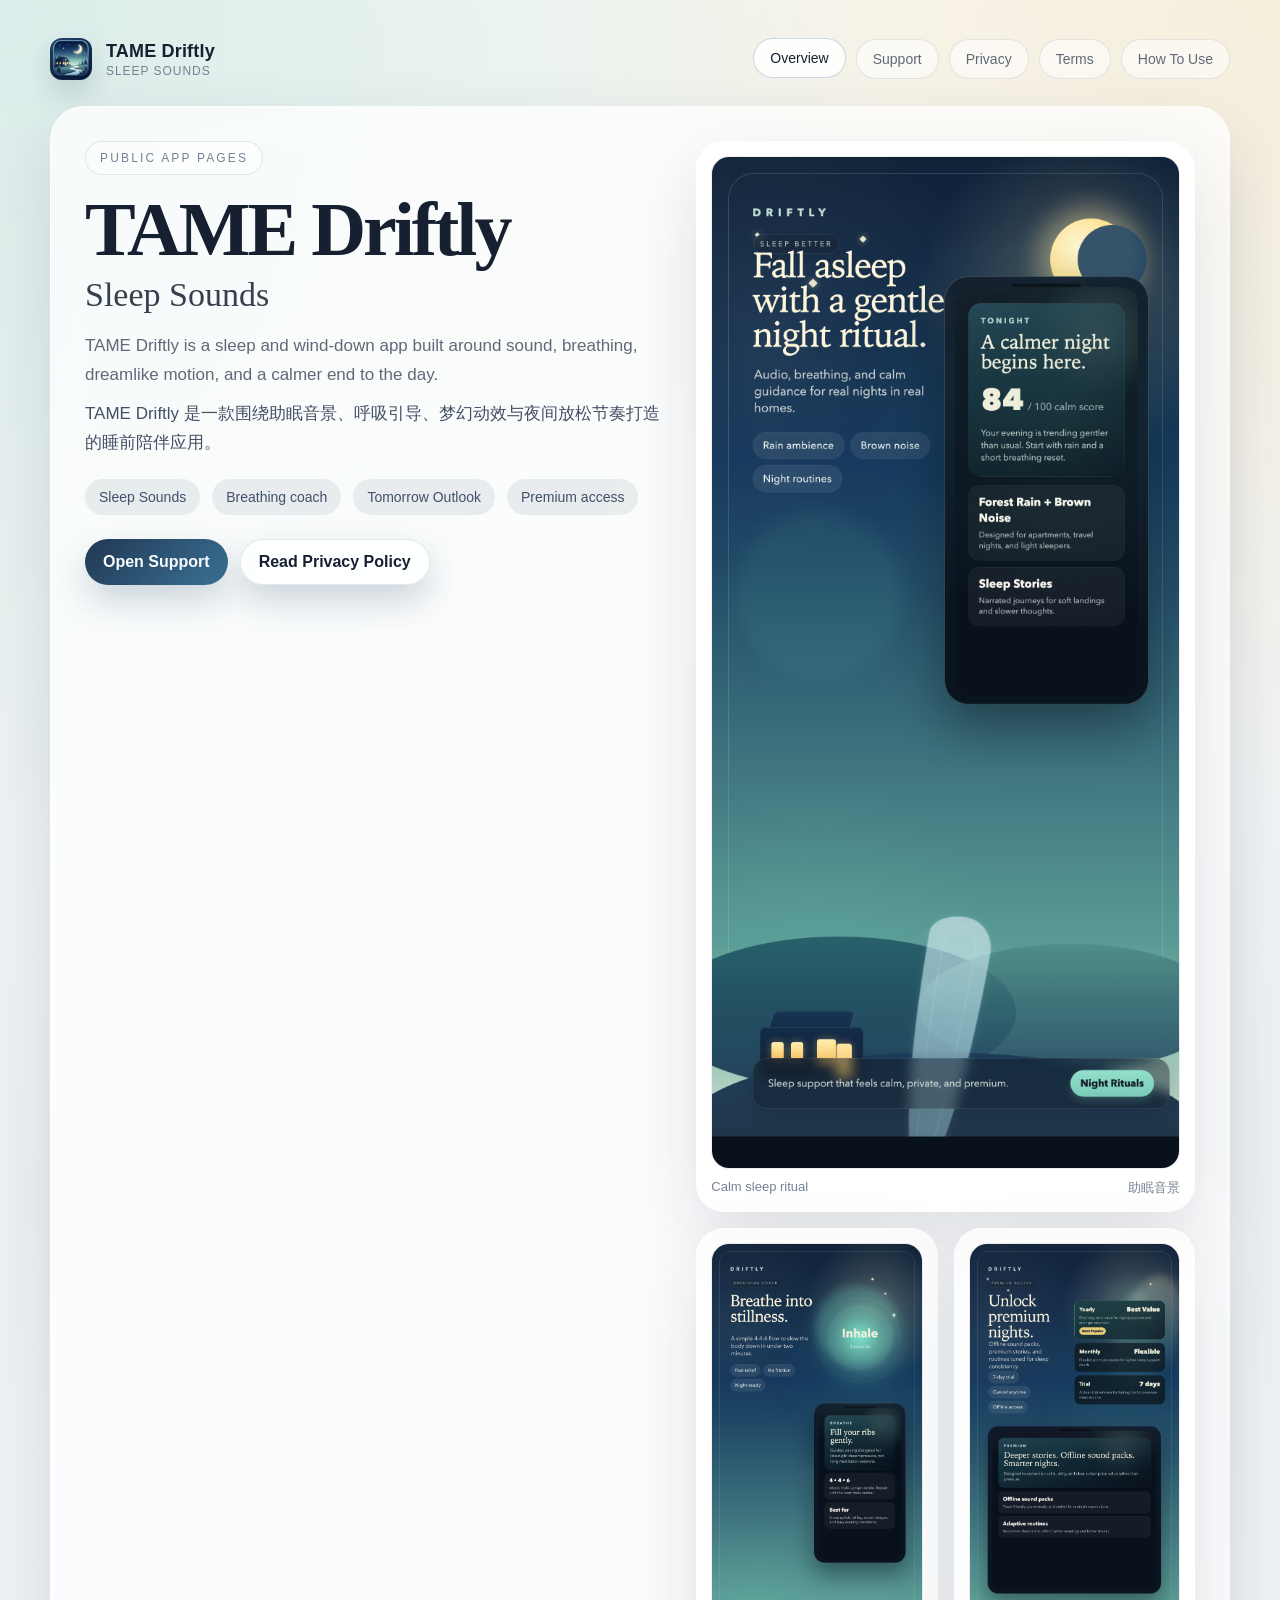
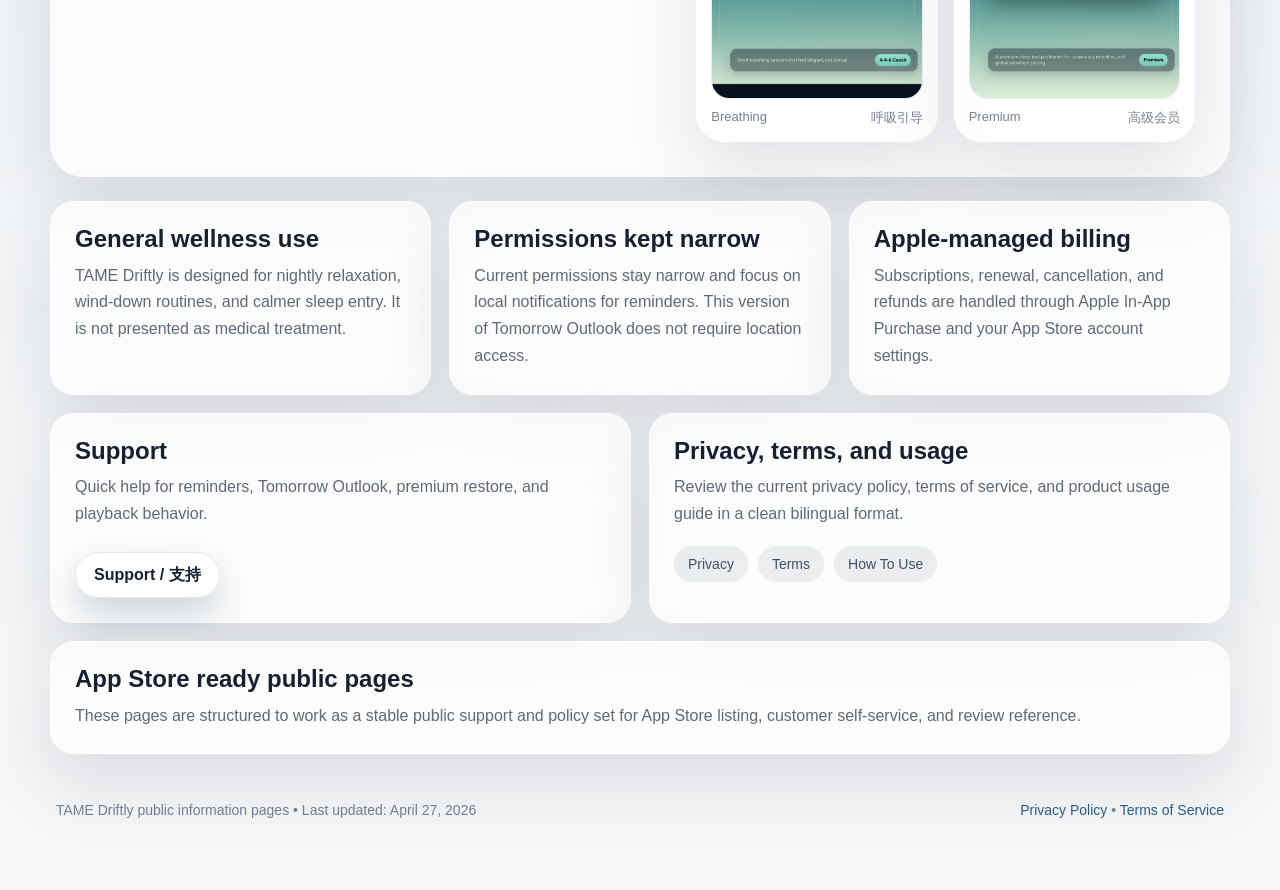
<file: index.html>
<!doctype html>
<html lang="en">
<head>
  <meta charset="utf-8">
  <meta name="viewport" content="width=device-width, initial-scale=1">
  <title>TAME Driftly | Public Information</title>
  <link rel="stylesheet" href="./styles.css">
</head>
<body>
  <div class="shell">
    <header class="topbar">
      <a class="brand" href="./index.html">
        <img src="./logo.png" alt="TAME Driftly logo">
        <div class="brand-copy">
          <strong>TAME Driftly</strong>
          <span>Sleep Sounds</span>
        </div>
      </a>
      <nav class="nav">
        <a class="active" href="./index.html">Overview</a>
        <a href="./support.html">Support</a>
        <a href="./privacy-policy.html">Privacy</a>
        <a href="./terms-of-service.html">Terms</a>
        <a href="./how-to-use.html">How To Use</a>
      </nav>
    </header>

    <section class="hero-card">
      <div class="hero-grid">
        <div>
          <div class="eyebrow">Public App Pages</div>
          <h1 class="hero-title">TAME Driftly</h1>
          <p class="hero-subtitle">Sleep Sounds</p>
          <div class="dual">
            <p>TAME Driftly is a sleep and wind-down app built around sound, breathing, dreamlike motion, and a calmer end to the day.</p>
            <p class="zh">TAME Driftly 是一款围绕助眠音景、呼吸引导、梦幻动效与夜间放松节奏打造的睡前陪伴应用。</p>
          </div>
          <div class="chip-row" style="margin-top: 22px;">
            <span class="chip">Sleep Sounds</span>
            <span class="chip">Breathing coach</span>
            <span class="chip">Tomorrow Outlook</span>
            <span class="chip">Premium access</span>
          </div>
          <div class="action-row">
            <a class="button-link" href="./support.html">Open Support</a>
            <a class="button-link secondary" href="./privacy-policy.html">Read Privacy Policy</a>
          </div>
        </div>

        <div class="preview-stack">
          <article class="preview-card featured">
            <img src="./01-fall-asleep.png" alt="TAME Driftly sleep preview">
            <div class="preview-meta">
              <span>Calm sleep ritual</span>
              <span>助眠音景</span>
            </div>
          </article>
          <article class="preview-card">
            <img src="./02-breathe.png" alt="TAME Driftly breathing preview">
            <div class="preview-meta">
              <span>Breathing</span>
              <span>呼吸引导</span>
            </div>
          </article>
          <article class="preview-card">
            <img src="./04-premium.png" alt="TAME Driftly premium preview">
            <div class="preview-meta">
              <span>Premium</span>
              <span>高级会员</span>
            </div>
          </article>
        </div>
      </div>
    </section>

    <section class="content-grid">
      <article class="feature-card span-4">
        <h3>General wellness use</h3>
        <p>TAME Driftly is designed for nightly relaxation, wind-down routines, and calmer sleep entry. It is not presented as medical treatment.</p>
      </article>
      <article class="feature-card span-4">
        <h3>Permissions kept narrow</h3>
        <p>Current permissions stay narrow and focus on local notifications for reminders. This version of Tomorrow Outlook does not require location access.</p>
      </article>
      <article class="feature-card span-4">
        <h3>Apple-managed billing</h3>
        <p>Subscriptions, renewal, cancellation, and refunds are handled through Apple In-App Purchase and your App Store account settings.</p>
      </article>

      <article class="link-card span-6">
        <h3>Support</h3>
        <p>Quick help for reminders, Tomorrow Outlook, premium restore, and playback behavior.</p>
        <div class="action-row">
          <a class="button-link secondary" href="./support.html">Support / 支持</a>
        </div>
      </article>
      <article class="link-card span-6">
        <h3>Privacy, terms, and usage</h3>
        <p>Review the current privacy policy, terms of service, and product usage guide in a clean bilingual format.</p>
        <div class="policy-links" style="margin-top: 18px;">
          <a href="./privacy-policy.html">Privacy</a>
          <a href="./terms-of-service.html">Terms</a>
          <a href="./how-to-use.html">How To Use</a>
        </div>
      </article>

      <article class="notice-card span-12">
        <h3>App Store ready public pages</h3>
        <p>These pages are structured to work as a stable public support and policy set for App Store listing, customer self-service, and review reference.</p>
      </article>
    </section>

    <footer class="footer">
      <span>TAME Driftly public information pages • Last updated: April 27, 2026</span>
      <span><a href="./privacy-policy.html">Privacy Policy</a> • <a href="./terms-of-service.html">Terms of Service</a></span>
    </footer>
  </div>
</body>
</html>
</file>
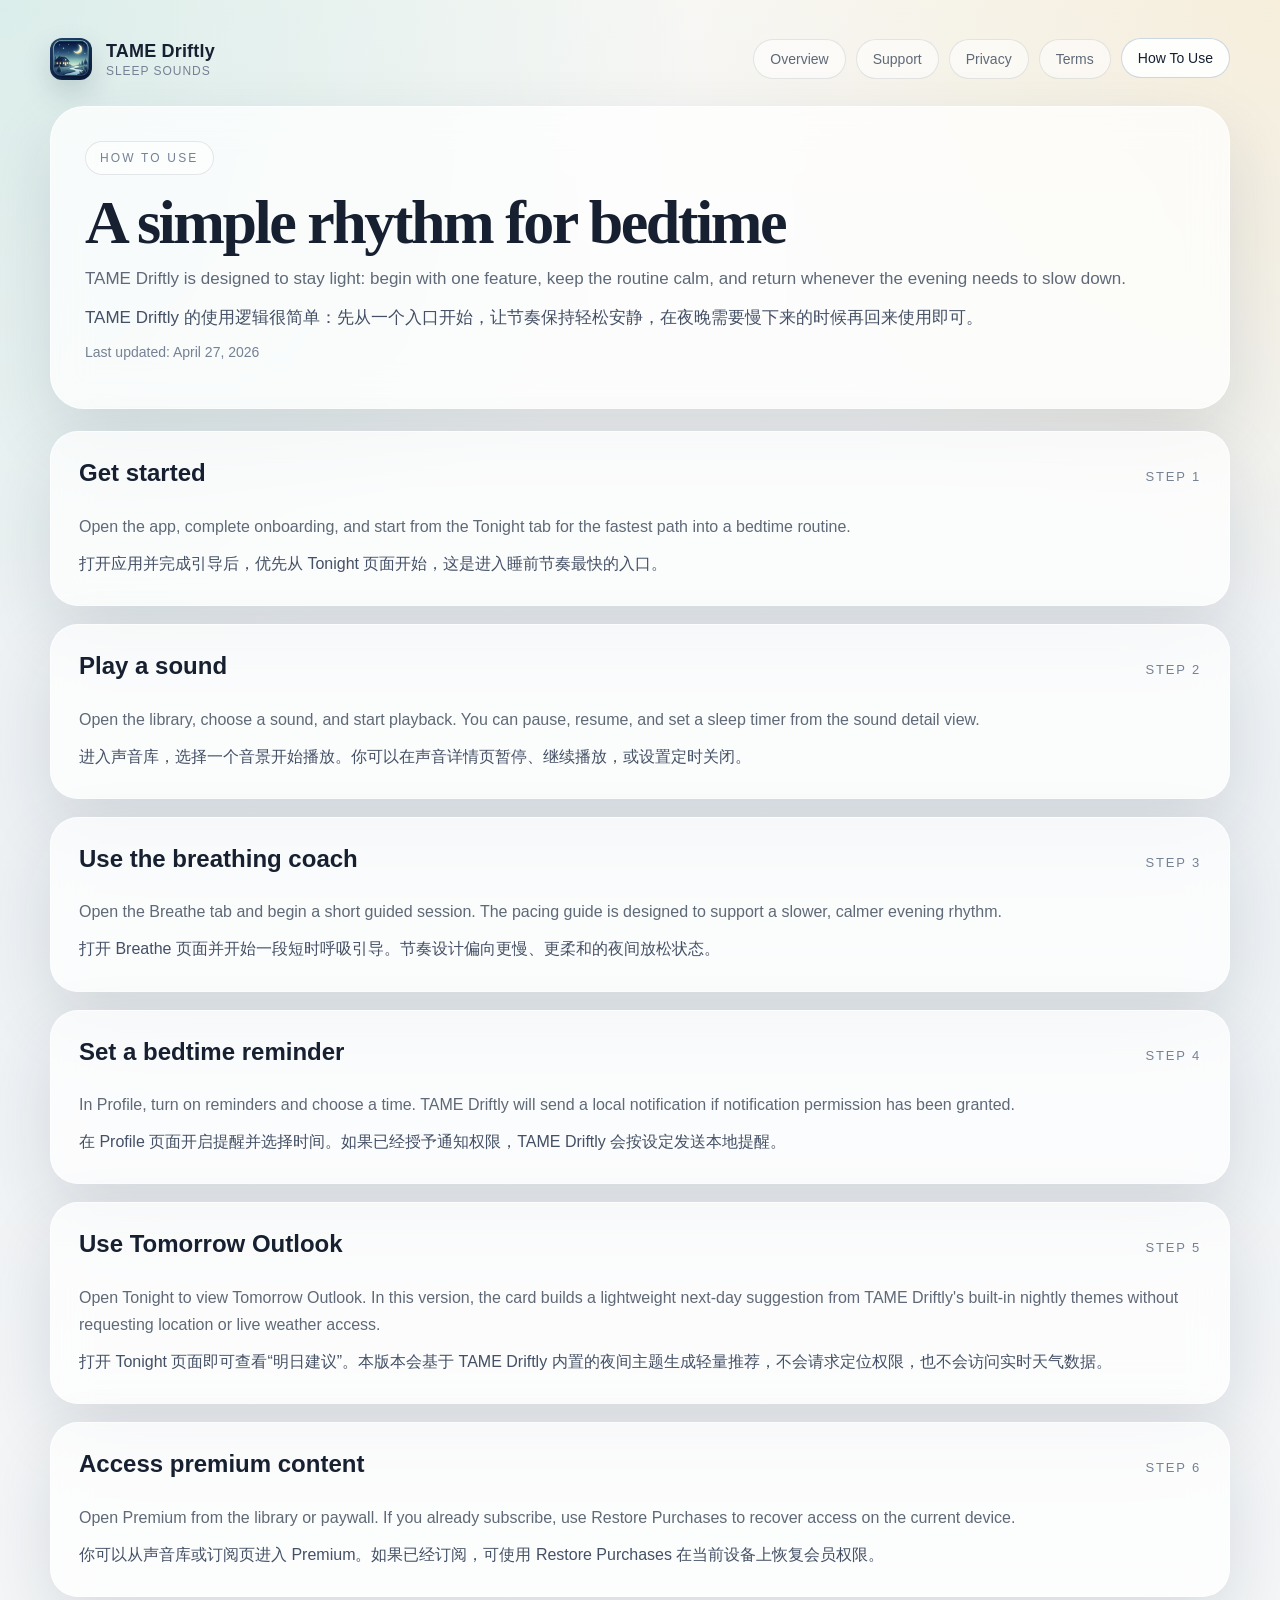
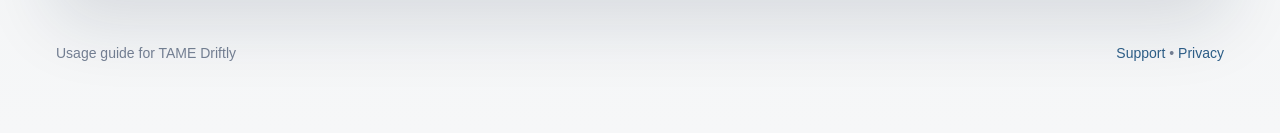
<file: how-to-use.html>
<!doctype html>
<html lang="en">
<head>
  <meta charset="utf-8">
  <meta name="viewport" content="width=device-width, initial-scale=1">
  <title>How to Use TAME Driftly</title>
  <link rel="stylesheet" href="./styles.css">
</head>
<body>
  <div class="shell">
    <header class="topbar">
      <a class="brand" href="./index.html">
        <img src="./logo.png" alt="TAME Driftly logo">
        <div class="brand-copy">
          <strong>TAME Driftly</strong>
          <span>Sleep Sounds</span>
        </div>
      </a>
      <nav class="nav">
        <a href="./index.html">Overview</a>
        <a href="./support.html">Support</a>
        <a href="./privacy-policy.html">Privacy</a>
        <a href="./terms-of-service.html">Terms</a>
        <a class="active" href="./how-to-use.html">How To Use</a>
      </nav>
    </header>

    <section class="hero-card">
      <div class="eyebrow">How To Use</div>
      <h1 class="hero-title" style="font-size: clamp(42px, 6vw, 62px);">A simple rhythm for bedtime</h1>
      <div class="dual">
        <p>TAME Driftly is designed to stay light: begin with one feature, keep the routine calm, and return whenever the evening needs to slow down.</p>
        <p class="zh">TAME Driftly 的使用逻辑很简单：先从一个入口开始，让节奏保持轻松安静，在夜晚需要慢下来的时候再回来使用即可。</p>
      </div>
      <p class="meta-line">Last updated: April 27, 2026</p>
    </section>

    <section class="page-stack">
      <article class="section-card">
        <div class="section-head">
          <h2>Get started</h2>
          <span>Step 1</span>
        </div>
        <div class="dual">
          <p>Open the app, complete onboarding, and start from the Tonight tab for the fastest path into a bedtime routine.</p>
          <p class="zh">打开应用并完成引导后，优先从 Tonight 页面开始，这是进入睡前节奏最快的入口。</p>
        </div>
      </article>

      <article class="section-card">
        <div class="section-head">
          <h2>Play a sound</h2>
          <span>Step 2</span>
        </div>
        <div class="dual">
          <p>Open the library, choose a sound, and start playback. You can pause, resume, and set a sleep timer from the sound detail view.</p>
          <p class="zh">进入声音库，选择一个音景开始播放。你可以在声音详情页暂停、继续播放，或设置定时关闭。</p>
        </div>
      </article>

      <article class="section-card">
        <div class="section-head">
          <h2>Use the breathing coach</h2>
          <span>Step 3</span>
        </div>
        <div class="dual">
          <p>Open the Breathe tab and begin a short guided session. The pacing guide is designed to support a slower, calmer evening rhythm.</p>
          <p class="zh">打开 Breathe 页面并开始一段短时呼吸引导。节奏设计偏向更慢、更柔和的夜间放松状态。</p>
        </div>
      </article>

      <article class="section-card">
        <div class="section-head">
          <h2>Set a bedtime reminder</h2>
          <span>Step 4</span>
        </div>
        <div class="dual">
          <p>In Profile, turn on reminders and choose a time. TAME Driftly will send a local notification if notification permission has been granted.</p>
          <p class="zh">在 Profile 页面开启提醒并选择时间。如果已经授予通知权限，TAME Driftly 会按设定发送本地提醒。</p>
        </div>
      </article>

      <article class="section-card">
        <div class="section-head">
          <h2>Use Tomorrow Outlook</h2>
          <span>Step 5</span>
        </div>
        <div class="dual">
          <p>Open Tonight to view Tomorrow Outlook. In this version, the card builds a lightweight next-day suggestion from TAME Driftly's built-in nightly themes without requesting location or live weather access.</p>
          <p class="zh">打开 Tonight 页面即可查看“明日建议”。本版本会基于 TAME Driftly 内置的夜间主题生成轻量推荐，不会请求定位权限，也不会访问实时天气数据。</p>
        </div>
      </article>

      <article class="section-card">
        <div class="section-head">
          <h2>Access premium content</h2>
          <span>Step 6</span>
        </div>
        <div class="dual">
          <p>Open Premium from the library or paywall. If you already subscribe, use Restore Purchases to recover access on the current device.</p>
          <p class="zh">你可以从声音库或订阅页进入 Premium。如果已经订阅，可使用 Restore Purchases 在当前设备上恢复会员权限。</p>
        </div>
      </article>
    </section>

    <footer class="footer">
      <span>Usage guide for TAME Driftly</span>
      <span><a href="./support.html">Support</a> • <a href="./privacy-policy.html">Privacy</a></span>
    </footer>
  </div>
</body>
</html>
</file>
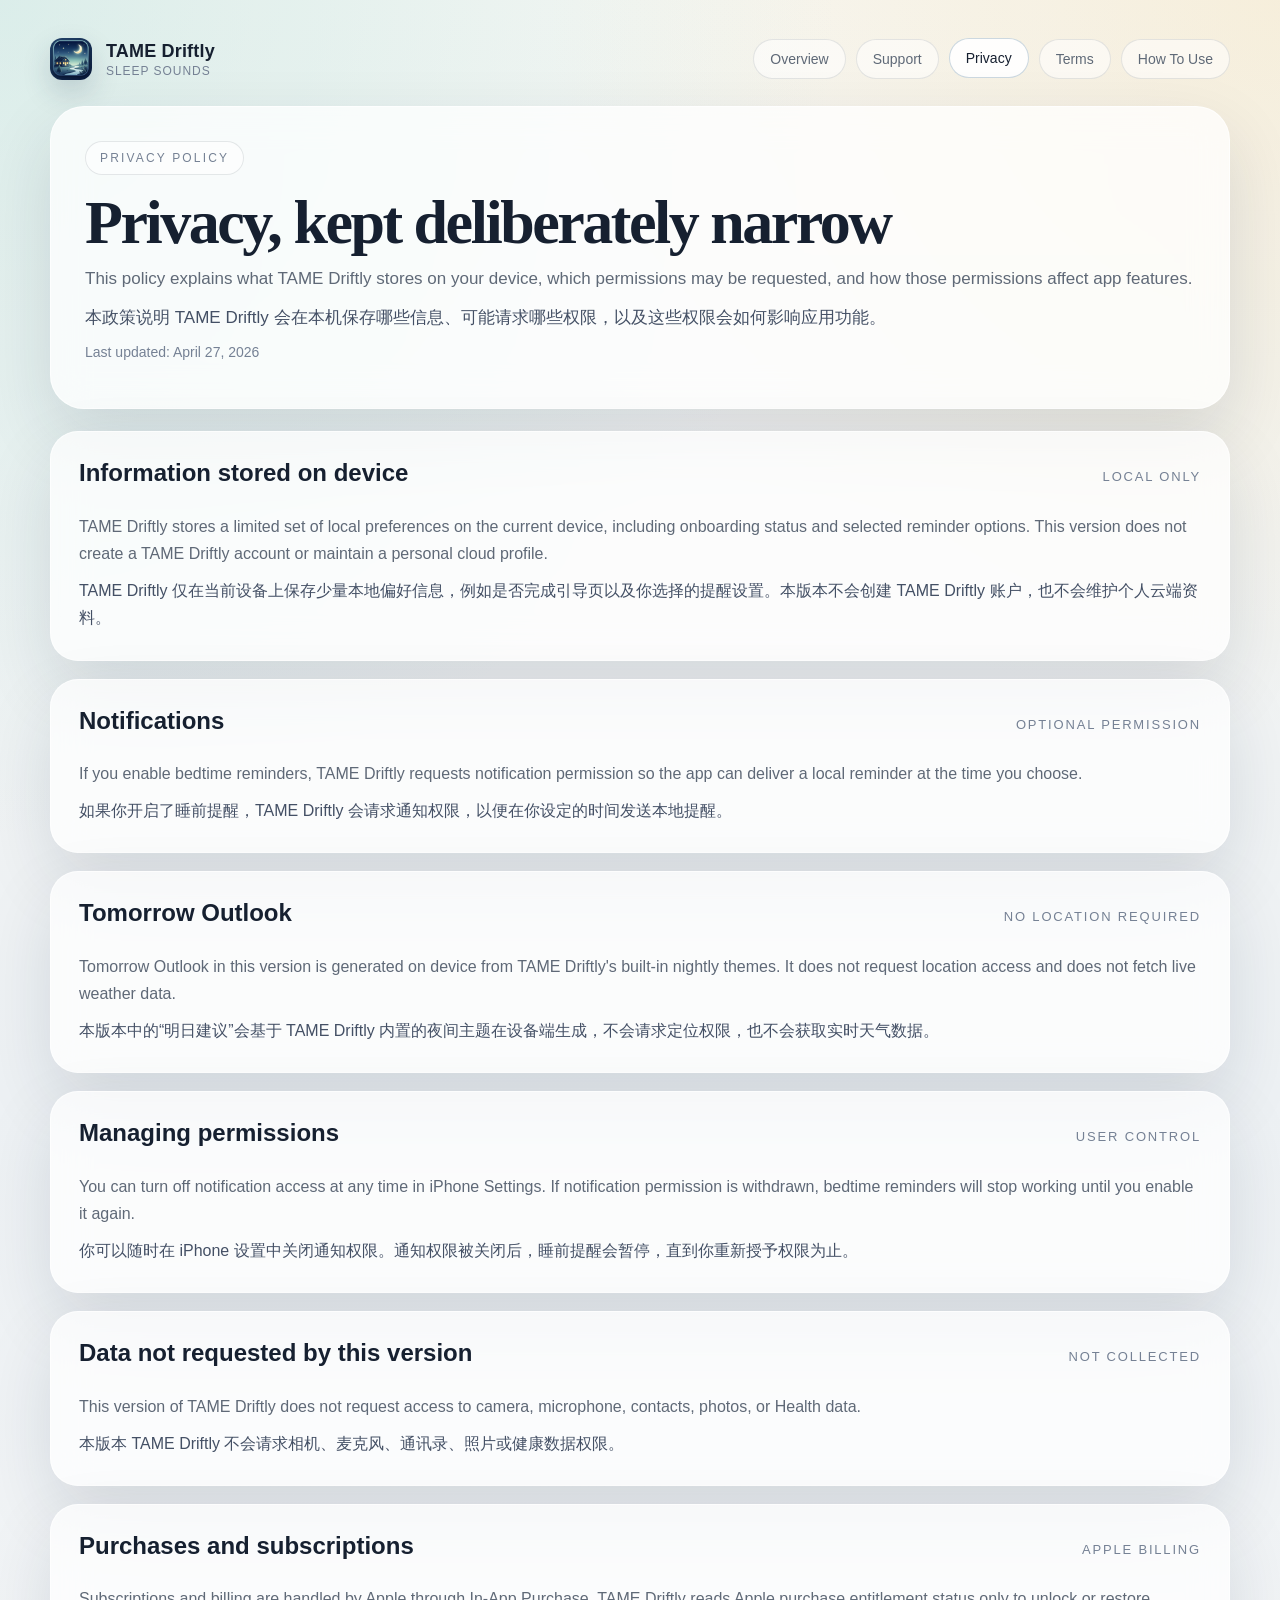
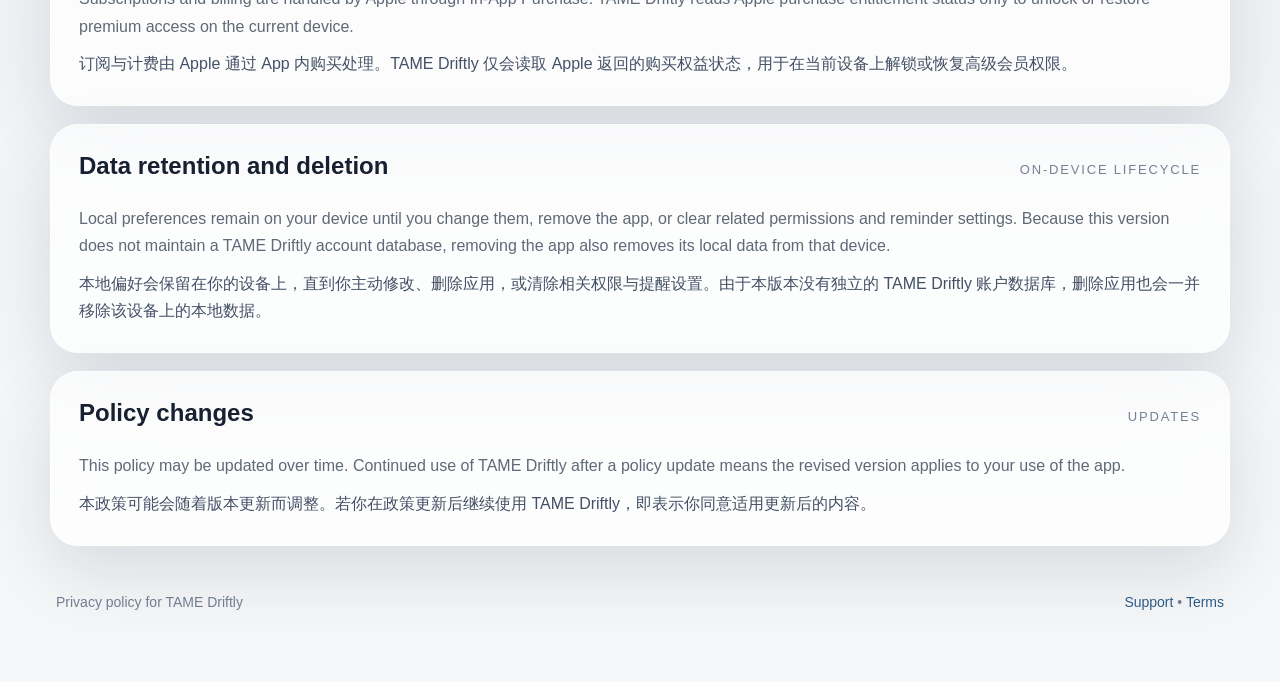
<file: privacy-policy.html>
<!doctype html>
<html lang="en">
<head>
  <meta charset="utf-8">
  <meta name="viewport" content="width=device-width, initial-scale=1">
  <title>TAME Driftly Privacy Policy</title>
  <link rel="stylesheet" href="./styles.css">
</head>
<body>
  <div class="shell">
    <header class="topbar">
      <a class="brand" href="./index.html">
        <img src="./logo.png" alt="TAME Driftly logo">
        <div class="brand-copy">
          <strong>TAME Driftly</strong>
          <span>Sleep Sounds</span>
        </div>
      </a>
      <nav class="nav">
        <a href="./index.html">Overview</a>
        <a href="./support.html">Support</a>
        <a class="active" href="./privacy-policy.html">Privacy</a>
        <a href="./terms-of-service.html">Terms</a>
        <a href="./how-to-use.html">How To Use</a>
      </nav>
    </header>

    <section class="hero-card">
      <div class="eyebrow">Privacy Policy</div>
      <h1 class="hero-title" style="font-size: clamp(42px, 6vw, 62px);">Privacy, kept deliberately narrow</h1>
      <div class="dual">
        <p>This policy explains what TAME Driftly stores on your device, which permissions may be requested, and how those permissions affect app features.</p>
        <p class="zh">本政策说明 TAME Driftly 会在本机保存哪些信息、可能请求哪些权限，以及这些权限会如何影响应用功能。</p>
      </div>
      <p class="meta-line">Last updated: April 27, 2026</p>
    </section>

    <section class="page-stack">
      <article class="section-card">
        <div class="section-head">
          <h2>Information stored on device</h2>
          <span>Local only</span>
        </div>
        <div class="dual">
          <p>TAME Driftly stores a limited set of local preferences on the current device, including onboarding status and selected reminder options. This version does not create a TAME Driftly account or maintain a personal cloud profile.</p>
          <p class="zh">TAME Driftly 仅在当前设备上保存少量本地偏好信息，例如是否完成引导页以及你选择的提醒设置。本版本不会创建 TAME Driftly 账户，也不会维护个人云端资料。</p>
        </div>
      </article>

      <article class="section-card">
        <div class="section-head">
          <h2>Notifications</h2>
          <span>Optional permission</span>
        </div>
        <div class="dual">
          <p>If you enable bedtime reminders, TAME Driftly requests notification permission so the app can deliver a local reminder at the time you choose.</p>
          <p class="zh">如果你开启了睡前提醒，TAME Driftly 会请求通知权限，以便在你设定的时间发送本地提醒。</p>
        </div>
      </article>

      <article class="section-card">
        <div class="section-head">
          <h2>Tomorrow Outlook</h2>
          <span>No location required</span>
        </div>
        <div class="dual">
          <p>Tomorrow Outlook in this version is generated on device from TAME Driftly's built-in nightly themes. It does not request location access and does not fetch live weather data.</p>
          <p class="zh">本版本中的“明日建议”会基于 TAME Driftly 内置的夜间主题在设备端生成，不会请求定位权限，也不会获取实时天气数据。</p>
        </div>
      </article>

      <article class="section-card">
        <div class="section-head">
          <h2>Managing permissions</h2>
          <span>User control</span>
        </div>
        <div class="dual">
          <p>You can turn off notification access at any time in iPhone Settings. If notification permission is withdrawn, bedtime reminders will stop working until you enable it again.</p>
          <p class="zh">你可以随时在 iPhone 设置中关闭通知权限。通知权限被关闭后，睡前提醒会暂停，直到你重新授予权限为止。</p>
        </div>
      </article>

      <article class="section-card">
        <div class="section-head">
          <h2>Data not requested by this version</h2>
          <span>Not collected</span>
        </div>
        <div class="dual">
          <p>This version of TAME Driftly does not request access to camera, microphone, contacts, photos, or Health data.</p>
          <p class="zh">本版本 TAME Driftly 不会请求相机、麦克风、通讯录、照片或健康数据权限。</p>
        </div>
      </article>

      <article class="section-card">
        <div class="section-head">
          <h2>Purchases and subscriptions</h2>
          <span>Apple billing</span>
        </div>
        <div class="dual">
          <p>Subscriptions and billing are handled by Apple through In-App Purchase. TAME Driftly reads Apple purchase entitlement status only to unlock or restore premium access on the current device.</p>
          <p class="zh">订阅与计费由 Apple 通过 App 内购买处理。TAME Driftly 仅会读取 Apple 返回的购买权益状态，用于在当前设备上解锁或恢复高级会员权限。</p>
        </div>
      </article>

      <article class="section-card">
        <div class="section-head">
          <h2>Data retention and deletion</h2>
          <span>On-device lifecycle</span>
        </div>
        <div class="dual">
          <p>Local preferences remain on your device until you change them, remove the app, or clear related permissions and reminder settings. Because this version does not maintain a TAME Driftly account database, removing the app also removes its local data from that device.</p>
          <p class="zh">本地偏好会保留在你的设备上，直到你主动修改、删除应用，或清除相关权限与提醒设置。由于本版本没有独立的 TAME Driftly 账户数据库，删除应用也会一并移除该设备上的本地数据。</p>
        </div>
      </article>

      <article class="section-card">
        <div class="section-head">
          <h2>Policy changes</h2>
          <span>Updates</span>
        </div>
        <div class="dual">
          <p>This policy may be updated over time. Continued use of TAME Driftly after a policy update means the revised version applies to your use of the app.</p>
          <p class="zh">本政策可能会随着版本更新而调整。若你在政策更新后继续使用 TAME Driftly，即表示你同意适用更新后的内容。</p>
        </div>
      </article>
    </section>

    <footer class="footer">
      <span>Privacy policy for TAME Driftly</span>
      <span><a href="./support.html">Support</a> • <a href="./terms-of-service.html">Terms</a></span>
    </footer>
  </div>
</body>
</html>
</file>
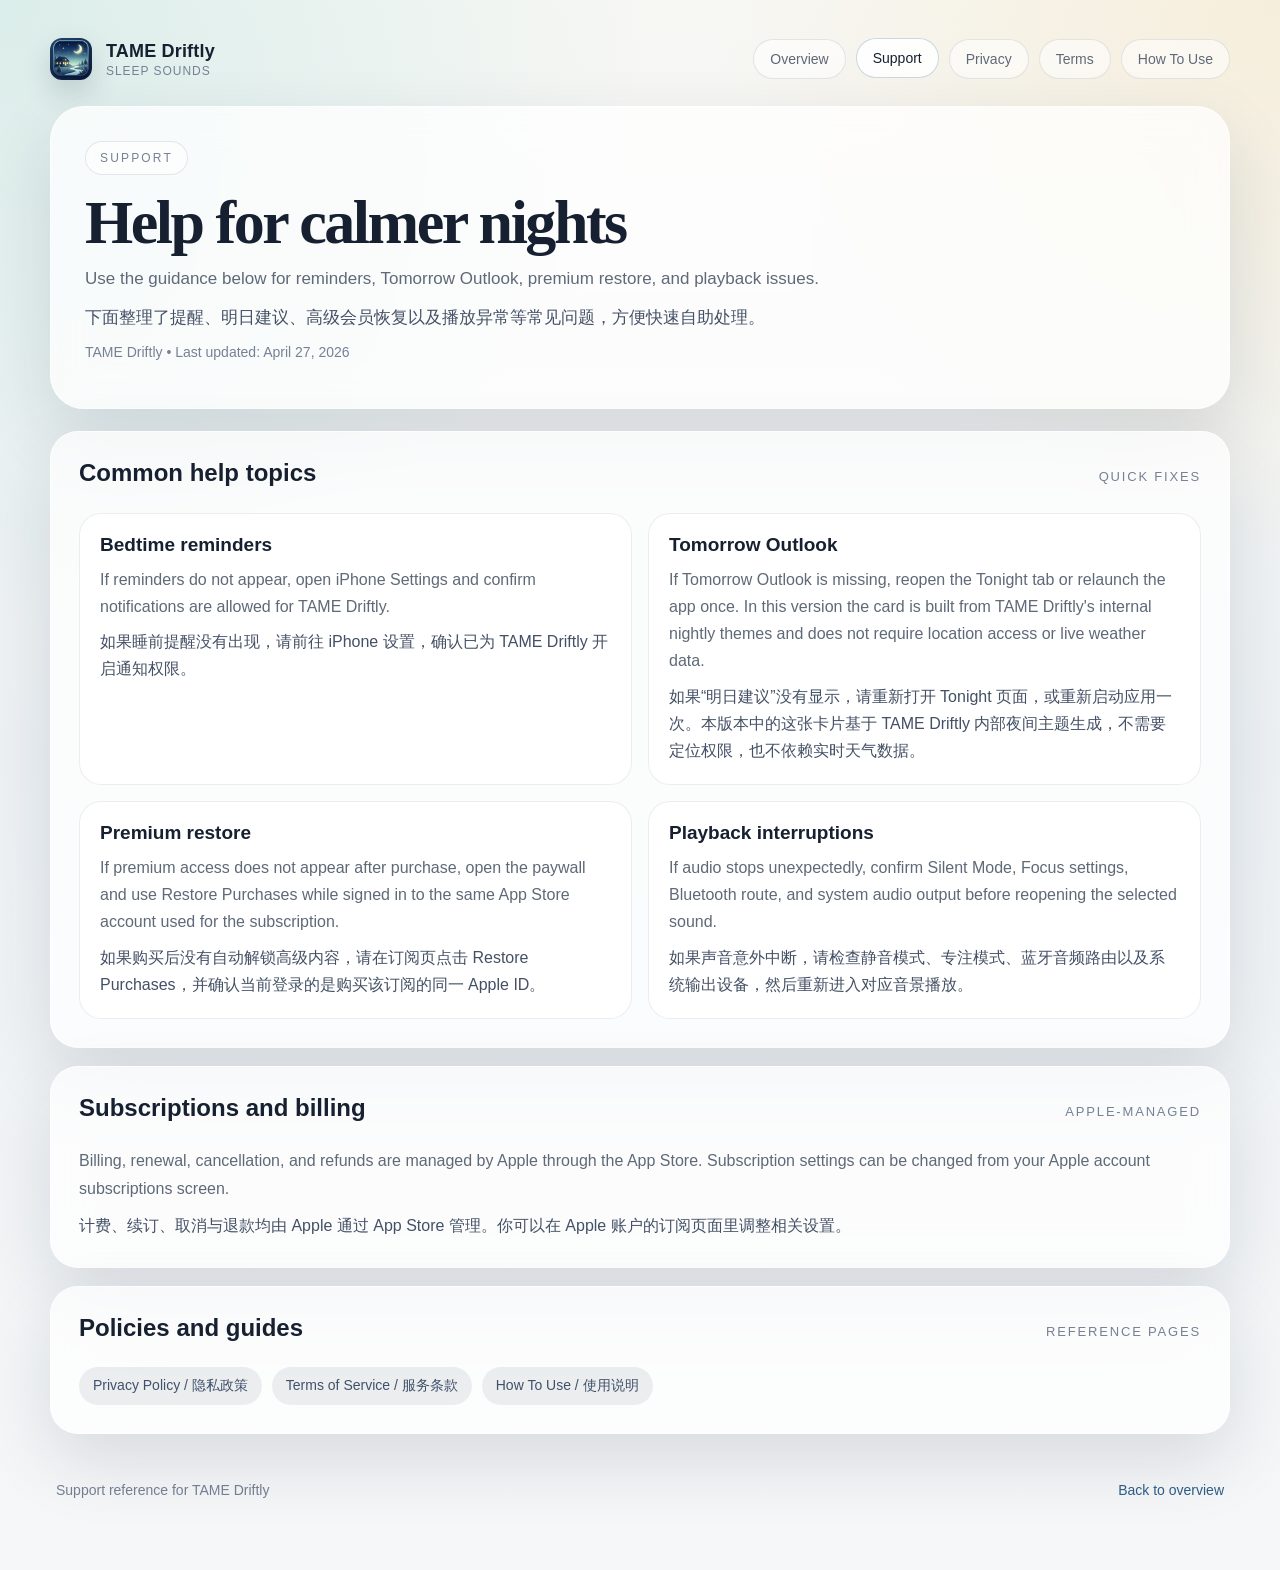
<file: support.html>
<!doctype html>
<html lang="en">
<head>
  <meta charset="utf-8">
  <meta name="viewport" content="width=device-width, initial-scale=1">
  <title>TAME Driftly Support</title>
  <link rel="stylesheet" href="./styles.css">
</head>
<body>
  <div class="shell">
    <header class="topbar">
      <a class="brand" href="./index.html">
        <img src="./logo.png" alt="TAME Driftly logo">
        <div class="brand-copy">
          <strong>TAME Driftly</strong>
          <span>Sleep Sounds</span>
        </div>
      </a>
      <nav class="nav">
        <a href="./index.html">Overview</a>
        <a class="active" href="./support.html">Support</a>
        <a href="./privacy-policy.html">Privacy</a>
        <a href="./terms-of-service.html">Terms</a>
        <a href="./how-to-use.html">How To Use</a>
      </nav>
    </header>

    <section class="hero-card">
      <div class="eyebrow">Support</div>
      <h1 class="hero-title" style="font-size: clamp(42px, 6vw, 62px);">Help for calmer nights</h1>
      <div class="dual">
        <p>Use the guidance below for reminders, Tomorrow Outlook, premium restore, and playback issues.</p>
        <p class="zh">下面整理了提醒、明日建议、高级会员恢复以及播放异常等常见问题，方便快速自助处理。</p>
      </div>
      <p class="meta-line">TAME Driftly • Last updated: April 27, 2026</p>
    </section>

    <section class="page-stack">
      <article class="section-card">
        <div class="section-head">
          <h2>Common help topics</h2>
          <span>Quick fixes</span>
        </div>
        <div class="section-grid two">
          <section class="mini-card">
            <h3>Bedtime reminders</h3>
            <div class="dual">
              <p>If reminders do not appear, open iPhone Settings and confirm notifications are allowed for TAME Driftly.</p>
              <p class="zh">如果睡前提醒没有出现，请前往 iPhone 设置，确认已为 TAME Driftly 开启通知权限。</p>
            </div>
          </section>
          <section class="mini-card">
            <h3>Tomorrow Outlook</h3>
            <div class="dual">
              <p>If Tomorrow Outlook is missing, reopen the Tonight tab or relaunch the app once. In this version the card is built from TAME Driftly's internal nightly themes and does not require location access or live weather data.</p>
              <p class="zh">如果“明日建议”没有显示，请重新打开 Tonight 页面，或重新启动应用一次。本版本中的这张卡片基于 TAME Driftly 内部夜间主题生成，不需要定位权限，也不依赖实时天气数据。</p>
            </div>
          </section>
          <section class="mini-card">
            <h3>Premium restore</h3>
            <div class="dual">
              <p>If premium access does not appear after purchase, open the paywall and use Restore Purchases while signed in to the same App Store account used for the subscription.</p>
              <p class="zh">如果购买后没有自动解锁高级内容，请在订阅页点击 Restore Purchases，并确认当前登录的是购买该订阅的同一 Apple ID。</p>
            </div>
          </section>
          <section class="mini-card">
            <h3>Playback interruptions</h3>
            <div class="dual">
              <p>If audio stops unexpectedly, confirm Silent Mode, Focus settings, Bluetooth route, and system audio output before reopening the selected sound.</p>
              <p class="zh">如果声音意外中断，请检查静音模式、专注模式、蓝牙音频路由以及系统输出设备，然后重新进入对应音景播放。</p>
            </div>
          </section>
        </div>
      </article>

      <article class="section-card">
        <div class="section-head">
          <h2>Subscriptions and billing</h2>
          <span>Apple-managed</span>
        </div>
        <div class="dual">
          <p>Billing, renewal, cancellation, and refunds are managed by Apple through the App Store. Subscription settings can be changed from your Apple account subscriptions screen.</p>
          <p class="zh">计费、续订、取消与退款均由 Apple 通过 App Store 管理。你可以在 Apple 账户的订阅页面里调整相关设置。</p>
        </div>
      </article>

      <article class="section-card">
        <div class="section-head">
          <h2>Policies and guides</h2>
          <span>Reference pages</span>
        </div>
        <div class="policy-links">
          <a href="./privacy-policy.html">Privacy Policy / 隐私政策</a>
          <a href="./terms-of-service.html">Terms of Service / 服务条款</a>
          <a href="./how-to-use.html">How To Use / 使用说明</a>
        </div>
      </article>
    </section>

    <footer class="footer">
      <span>Support reference for TAME Driftly</span>
      <span><a href="./index.html">Back to overview</a></span>
    </footer>
  </div>
</body>
</html>
</file>
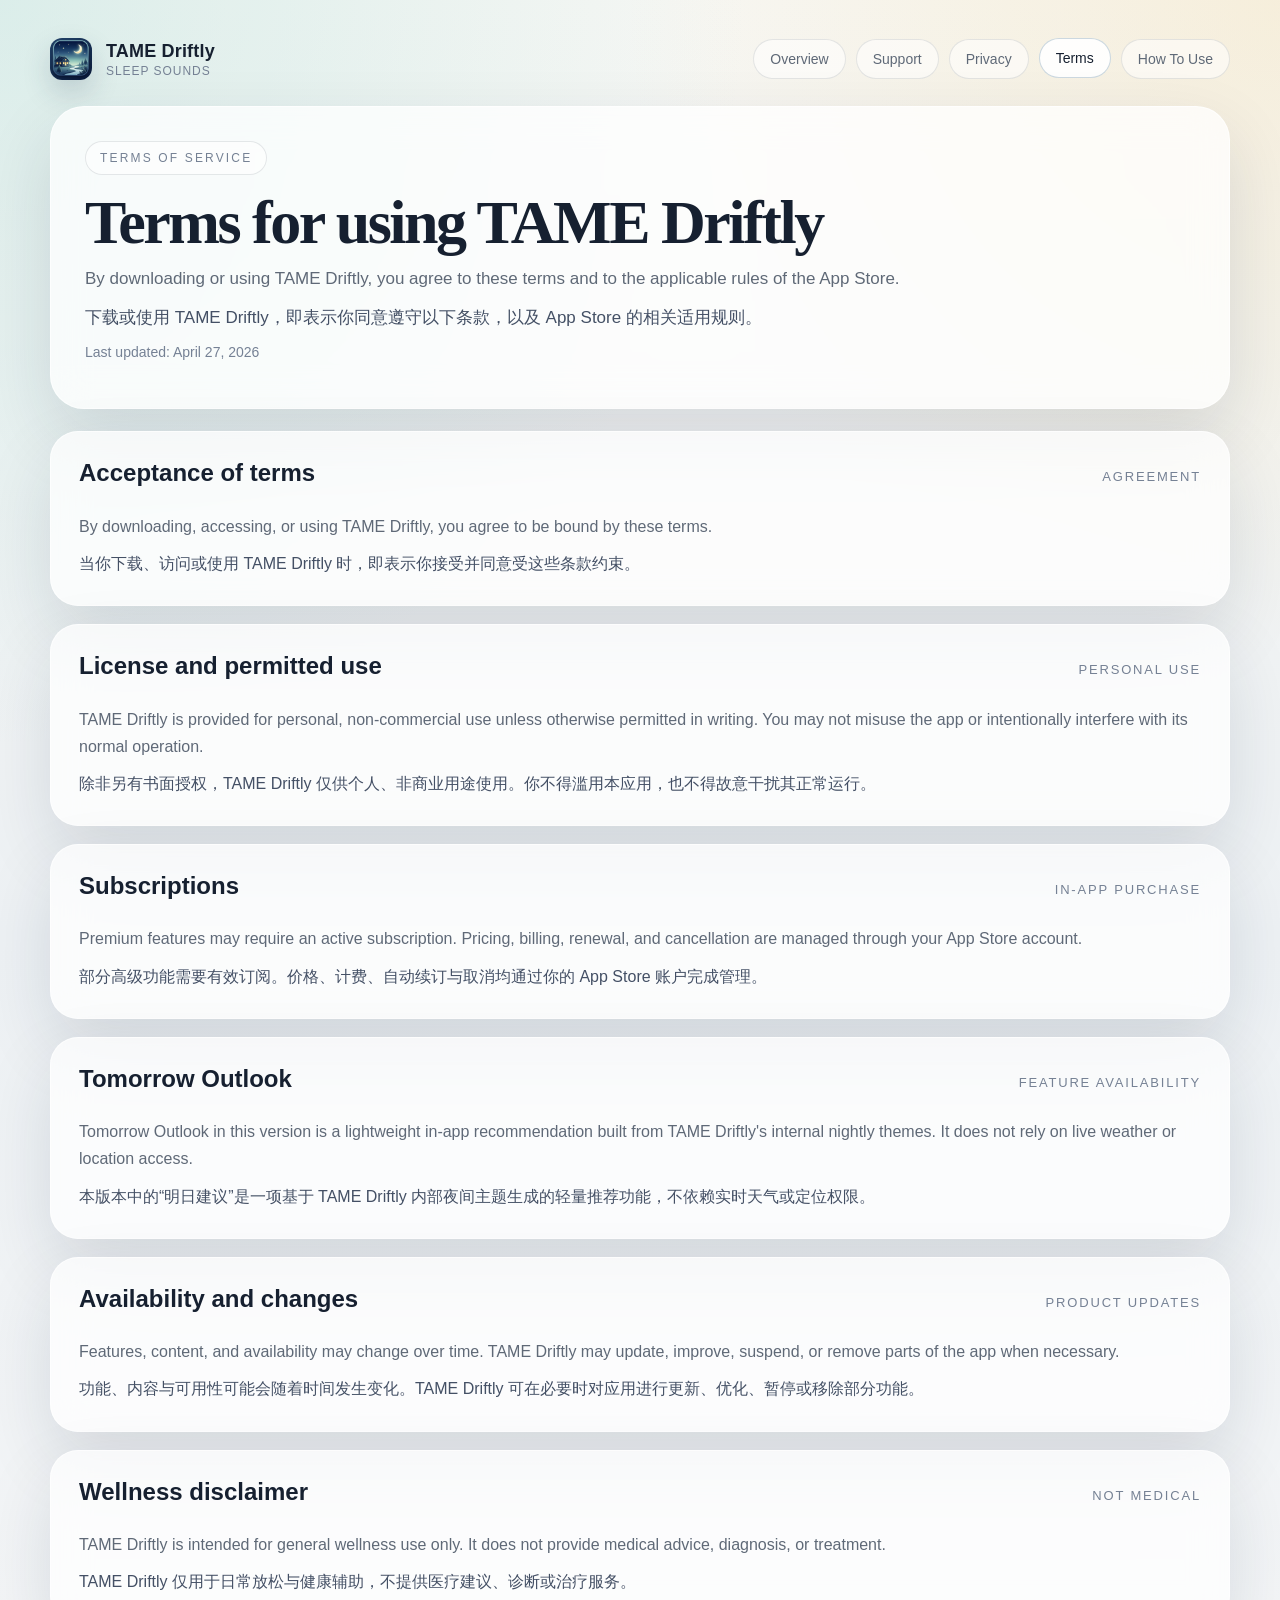
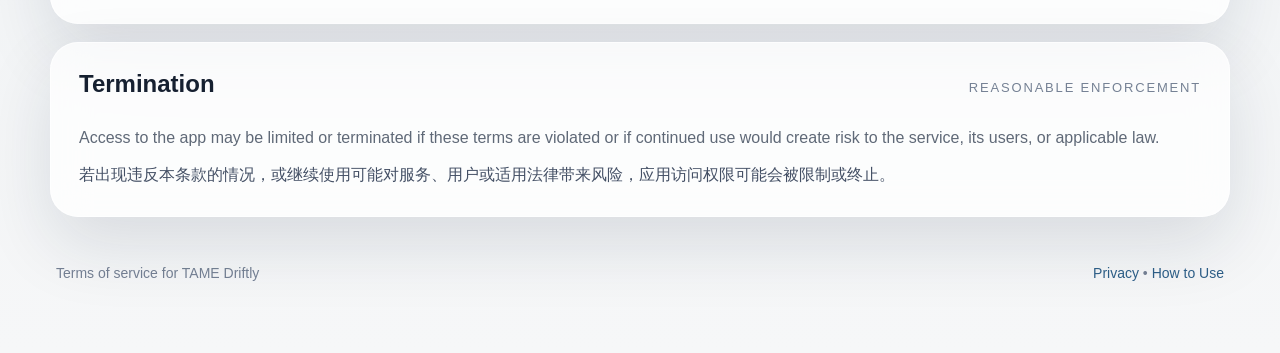
<file: terms-of-service.html>
<!doctype html>
<html lang="en">
<head>
  <meta charset="utf-8">
  <meta name="viewport" content="width=device-width, initial-scale=1">
  <title>TAME Driftly Terms of Service</title>
  <link rel="stylesheet" href="./styles.css">
</head>
<body>
  <div class="shell">
    <header class="topbar">
      <a class="brand" href="./index.html">
        <img src="./logo.png" alt="TAME Driftly logo">
        <div class="brand-copy">
          <strong>TAME Driftly</strong>
          <span>Sleep Sounds</span>
        </div>
      </a>
      <nav class="nav">
        <a href="./index.html">Overview</a>
        <a href="./support.html">Support</a>
        <a href="./privacy-policy.html">Privacy</a>
        <a class="active" href="./terms-of-service.html">Terms</a>
        <a href="./how-to-use.html">How To Use</a>
      </nav>
    </header>

    <section class="hero-card">
      <div class="eyebrow">Terms of Service</div>
      <h1 class="hero-title" style="font-size: clamp(42px, 6vw, 62px);">Terms for using TAME Driftly</h1>
      <div class="dual">
        <p>By downloading or using TAME Driftly, you agree to these terms and to the applicable rules of the App Store.</p>
        <p class="zh">下载或使用 TAME Driftly，即表示你同意遵守以下条款，以及 App Store 的相关适用规则。</p>
      </div>
      <p class="meta-line">Last updated: April 27, 2026</p>
    </section>

    <section class="page-stack">
      <article class="section-card">
        <div class="section-head">
          <h2>Acceptance of terms</h2>
          <span>Agreement</span>
        </div>
        <div class="dual">
          <p>By downloading, accessing, or using TAME Driftly, you agree to be bound by these terms.</p>
          <p class="zh">当你下载、访问或使用 TAME Driftly 时，即表示你接受并同意受这些条款约束。</p>
        </div>
      </article>

      <article class="section-card">
        <div class="section-head">
          <h2>License and permitted use</h2>
          <span>Personal use</span>
        </div>
        <div class="dual">
          <p>TAME Driftly is provided for personal, non-commercial use unless otherwise permitted in writing. You may not misuse the app or intentionally interfere with its normal operation.</p>
          <p class="zh">除非另有书面授权，TAME Driftly 仅供个人、非商业用途使用。你不得滥用本应用，也不得故意干扰其正常运行。</p>
        </div>
      </article>

      <article class="section-card">
        <div class="section-head">
          <h2>Subscriptions</h2>
          <span>In-App Purchase</span>
        </div>
        <div class="dual">
          <p>Premium features may require an active subscription. Pricing, billing, renewal, and cancellation are managed through your App Store account.</p>
          <p class="zh">部分高级功能需要有效订阅。价格、计费、自动续订与取消均通过你的 App Store 账户完成管理。</p>
        </div>
      </article>

      <article class="section-card">
        <div class="section-head">
          <h2>Tomorrow Outlook</h2>
          <span>Feature availability</span>
        </div>
        <div class="dual">
          <p>Tomorrow Outlook in this version is a lightweight in-app recommendation built from TAME Driftly's internal nightly themes. It does not rely on live weather or location access.</p>
          <p class="zh">本版本中的“明日建议”是一项基于 TAME Driftly 内部夜间主题生成的轻量推荐功能，不依赖实时天气或定位权限。</p>
        </div>
      </article>

      <article class="section-card">
        <div class="section-head">
          <h2>Availability and changes</h2>
          <span>Product updates</span>
        </div>
        <div class="dual">
          <p>Features, content, and availability may change over time. TAME Driftly may update, improve, suspend, or remove parts of the app when necessary.</p>
          <p class="zh">功能、内容与可用性可能会随着时间发生变化。TAME Driftly 可在必要时对应用进行更新、优化、暂停或移除部分功能。</p>
        </div>
      </article>

      <article class="section-card">
        <div class="section-head">
          <h2>Wellness disclaimer</h2>
          <span>Not medical</span>
        </div>
        <div class="dual">
          <p>TAME Driftly is intended for general wellness use only. It does not provide medical advice, diagnosis, or treatment.</p>
          <p class="zh">TAME Driftly 仅用于日常放松与健康辅助，不提供医疗建议、诊断或治疗服务。</p>
        </div>
      </article>

      <article class="section-card">
        <div class="section-head">
          <h2>Termination</h2>
          <span>Reasonable enforcement</span>
        </div>
        <div class="dual">
          <p>Access to the app may be limited or terminated if these terms are violated or if continued use would create risk to the service, its users, or applicable law.</p>
          <p class="zh">若出现违反本条款的情况，或继续使用可能对服务、用户或适用法律带来风险，应用访问权限可能会被限制或终止。</p>
        </div>
      </article>
    </section>

    <footer class="footer">
      <span>Terms of service for TAME Driftly</span>
      <span><a href="./privacy-policy.html">Privacy</a> • <a href="./how-to-use.html">How to Use</a></span>
    </footer>
  </div>
</body>
</html>
</file>
<file: styles.css>
:root {
  color-scheme: light;
  --bg: #f4f4f1;
  --bg-strong: #eef2f5;
  --surface: rgba(255, 255, 255, 0.74);
  --surface-strong: rgba(255, 255, 255, 0.92);
  --line: rgba(18, 33, 56, 0.1);
  --text: #162030;
  --muted: #5f6977;
  --soft: #758194;
  --accent: #2d5f88;
  --accent-soft: #8fd5d0;
  --accent-warm: #f4d898;
  --shadow: 0 28px 70px rgba(18, 33, 56, 0.12);
  --radius-xl: 34px;
  --radius-lg: 26px;
  --radius-md: 18px;
  --max-width: 1180px;
}

* {
  box-sizing: border-box;
}

html {
  scroll-behavior: smooth;
}

body {
  margin: 0;
  min-height: 100vh;
  background:
    radial-gradient(circle at top left, rgba(143, 213, 208, 0.28), transparent 32%),
    radial-gradient(circle at top right, rgba(244, 216, 152, 0.28), transparent 28%),
    linear-gradient(180deg, #f7f7f4 0%, #edf1f4 48%, #f6f7f8 100%);
  color: var(--text);
  font-family: "SF Pro Text", -apple-system, BlinkMacSystemFont, "Helvetica Neue", sans-serif;
}

body::before {
  content: "";
  position: fixed;
  inset: 0;
  pointer-events: none;
  background-image:
    linear-gradient(rgba(255, 255, 255, 0.08), rgba(255, 255, 255, 0.08)),
    radial-gradient(rgba(18, 33, 56, 0.025) 0.7px, transparent 0.7px);
  background-size: auto, 18px 18px;
  opacity: 0.45;
}

a {
  color: inherit;
  text-decoration: none;
}

img {
  display: block;
  max-width: 100%;
}

.shell {
  width: min(calc(100% - 32px), var(--max-width));
  margin: 0 auto;
  padding: 28px 0 72px;
  position: relative;
  z-index: 1;
}

.topbar {
  display: flex;
  align-items: center;
  justify-content: space-between;
  gap: 18px;
  padding: 10px 0 26px;
}

.brand {
  display: inline-flex;
  align-items: center;
  gap: 14px;
}

.brand img {
  width: 42px;
  height: 42px;
  border-radius: 12px;
  box-shadow: 0 12px 28px rgba(31, 57, 84, 0.18);
}

.brand-copy {
  display: flex;
  flex-direction: column;
  gap: 2px;
}

.brand-copy strong {
  font-size: 18px;
  letter-spacing: 0.01em;
}

.brand-copy span {
  font-size: 12px;
  letter-spacing: 0.08em;
  text-transform: uppercase;
  color: var(--soft);
}

.nav {
  display: flex;
  flex-wrap: wrap;
  justify-content: flex-end;
  gap: 10px;
}

.nav a {
  padding: 11px 16px;
  border-radius: 999px;
  border: 1px solid var(--line);
  background: rgba(255, 255, 255, 0.56);
  color: var(--muted);
  font-size: 14px;
  transition: transform 180ms ease, border-color 180ms ease, color 180ms ease, background 180ms ease;
}

.nav a:hover,
.nav a.active {
  transform: translateY(-1px);
  border-color: rgba(45, 95, 136, 0.24);
  color: var(--text);
  background: rgba(255, 255, 255, 0.9);
}

.hero-card,
.section-card,
.feature-card,
.preview-card,
.link-card,
.notice-card {
  background: var(--surface);
  border: 1px solid rgba(255, 255, 255, 0.65);
  box-shadow: var(--shadow);
  backdrop-filter: blur(18px);
}

.hero-card {
  border-radius: var(--radius-xl);
  padding: 34px;
}

.eyebrow {
  display: inline-flex;
  align-items: center;
  gap: 10px;
  padding: 9px 14px;
  border-radius: 999px;
  border: 1px solid var(--line);
  background: rgba(255, 255, 255, 0.5);
  color: var(--soft);
  font-size: 12px;
  letter-spacing: 0.18em;
  text-transform: uppercase;
}

.hero-grid {
  display: grid;
  grid-template-columns: minmax(0, 1.08fr) minmax(320px, 0.92fr);
  gap: 26px;
  align-items: stretch;
}

.hero-title {
  margin: 18px 0 12px;
  font-family: "Iowan Old Style", "Palatino Linotype", "Book Antiqua", Georgia, serif;
  font-size: clamp(48px, 7vw, 76px);
  line-height: 0.95;
  letter-spacing: -0.04em;
}

.hero-subtitle {
  margin: 0 0 18px;
  font-family: "Iowan Old Style", "Palatino Linotype", "Book Antiqua", Georgia, serif;
  font-size: clamp(22px, 3vw, 34px);
  line-height: 1.04;
  color: rgba(22, 32, 48, 0.86);
}

.dual {
  display: grid;
  gap: 10px;
}

.dual p {
  margin: 0;
  font-size: 17px;
  line-height: 1.72;
  color: var(--muted);
}

.dual p.zh {
  color: #445065;
}

.chip-row,
.action-row,
.card-row {
  display: flex;
  flex-wrap: wrap;
  gap: 12px;
}

.chip {
  padding: 10px 14px;
  border-radius: 999px;
  background: rgba(34, 56, 80, 0.08);
  color: #40516a;
  font-size: 14px;
}

.action-row {
  margin-top: 24px;
}

.button-link,
.button-link.secondary {
  display: inline-flex;
  align-items: center;
  justify-content: center;
  min-height: 46px;
  padding: 0 18px;
  border-radius: 999px;
  font-weight: 600;
  transition: transform 180ms ease, box-shadow 180ms ease, background 180ms ease;
}

.button-link {
  background: linear-gradient(135deg, #203753 0%, #3a7194 100%);
  color: #f7fafc;
  box-shadow: 0 16px 34px rgba(37, 74, 107, 0.22);
}

.button-link.secondary {
  background: rgba(255, 255, 255, 0.78);
  border: 1px solid var(--line);
  color: var(--text);
}

.button-link:hover,
.button-link.secondary:hover {
  transform: translateY(-1px);
}

.preview-stack {
  display: grid;
  grid-template-columns: repeat(2, minmax(0, 1fr));
  gap: 16px;
  align-content: stretch;
}

.preview-card {
  border-radius: 28px;
  padding: 14px;
}

.preview-card img {
  width: 100%;
  border-radius: 18px;
  border: 1px solid rgba(18, 33, 56, 0.08);
}

.preview-card.featured {
  grid-column: span 2;
}

.preview-meta {
  display: flex;
  justify-content: space-between;
  gap: 12px;
  margin-top: 10px;
  color: var(--soft);
  font-size: 13px;
}

.content-grid {
  display: grid;
  grid-template-columns: repeat(12, minmax(0, 1fr));
  gap: 18px;
  margin-top: 24px;
}

.feature-card,
.link-card,
.notice-card {
  border-radius: 24px;
  padding: 24px;
}

.feature-card h3,
.link-card h3,
.section-card h2,
.notice-card h3 {
  margin: 0 0 10px;
  font-size: 24px;
  line-height: 1.1;
}

.feature-card p,
.link-card p,
.notice-card p {
  margin: 0;
  font-size: 16px;
  line-height: 1.68;
  color: var(--muted);
}

.span-4 { grid-column: span 4; }
.span-5 { grid-column: span 5; }
.span-6 { grid-column: span 6; }
.span-7 { grid-column: span 7; }
.span-8 { grid-column: span 8; }
.span-12 { grid-column: span 12; }

.page-stack {
  display: grid;
  gap: 18px;
  margin-top: 22px;
}

.section-card {
  border-radius: 28px;
  padding: 28px;
}

.section-card p,
.section-card li {
  margin: 0;
  font-size: 16px;
  line-height: 1.7;
  color: var(--muted);
}

.section-head {
  display: flex;
  flex-wrap: wrap;
  align-items: baseline;
  justify-content: space-between;
  gap: 12px;
  margin-bottom: 16px;
}

.section-head span {
  color: var(--soft);
  font-size: 13px;
  letter-spacing: 0.14em;
  text-transform: uppercase;
}

.section-grid {
  display: grid;
  gap: 16px;
}

.section-grid.two {
  grid-template-columns: repeat(2, minmax(0, 1fr));
}

.section-grid.three {
  grid-template-columns: repeat(3, minmax(0, 1fr));
}

.mini-card {
  border-radius: 22px;
  padding: 20px;
  background: var(--surface-strong);
  border: 1px solid rgba(18, 33, 56, 0.08);
}

.mini-card h3 {
  margin: 0 0 10px;
  font-size: 19px;
}

.mini-card .dual {
  gap: 8px;
}

.meta-line {
  margin-top: 12px;
  color: var(--soft);
  font-size: 14px;
}

.footer {
  display: flex;
  flex-wrap: wrap;
  justify-content: space-between;
  gap: 14px;
  margin-top: 28px;
  padding: 20px 6px 0;
  color: var(--soft);
  font-size: 14px;
}

.footer a {
  color: var(--accent);
}

.list {
  display: grid;
  gap: 12px;
  padding-left: 20px;
}

.policy-links {
  display: flex;
  flex-wrap: wrap;
  gap: 10px;
}

.policy-links a {
  padding: 10px 14px;
  border-radius: 999px;
  background: rgba(34, 56, 80, 0.08);
  color: #40516a;
  font-size: 14px;
}

@media (max-width: 1024px) {
  .hero-grid,
  .section-grid.two,
  .section-grid.three {
    grid-template-columns: 1fr;
  }

  .span-4,
  .span-5,
  .span-6,
  .span-7,
  .span-8,
  .span-12 {
    grid-column: span 12;
  }
}

@media (max-width: 720px) {
  .shell {
    width: min(calc(100% - 20px), var(--max-width));
    padding-top: 18px;
    padding-bottom: 42px;
  }

  .topbar {
    align-items: flex-start;
    flex-direction: column;
    padding-bottom: 18px;
  }

  .nav {
    justify-content: flex-start;
  }

  .hero-card,
  .section-card,
  .feature-card,
  .link-card,
  .notice-card {
    padding: 22px;
  }

  .preview-stack {
    grid-template-columns: 1fr;
  }

  .preview-card.featured {
    grid-column: span 1;
  }

  .hero-title {
    font-size: 46px;
  }

  .hero-subtitle {
    font-size: 24px;
  }
}
</file>
